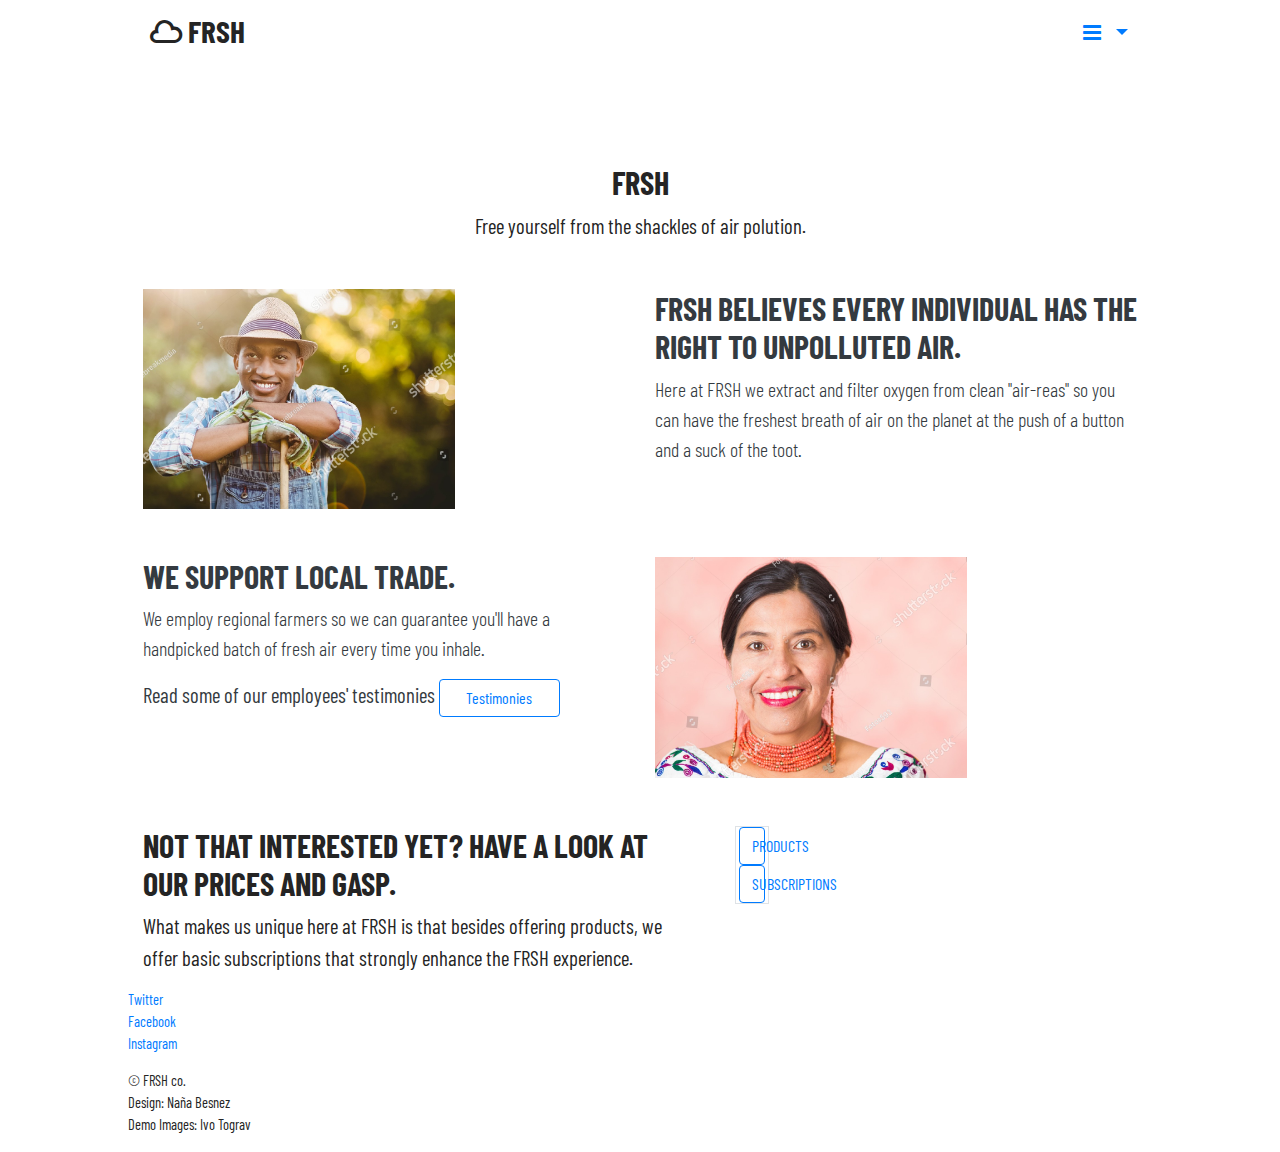
<file: index.html>
<!DOCTYPE html>
<html lang="en">
<head>
    <meta charset="UTF-8">
    <meta name="viewport" content="width=device-width, initial-scale=1">
    <title>Frsh - Take a breather</title>
    <link href="assets/css/reset.css" rel="stylesheet" type="text/css">
    <!-- Bootstrap -->
    <link rel="stylesheet" href="https://stackpath.bootstrapcdn.com/bootstrap/4.4.1/css/bootstrap.min.css" integrity="sha384-Vkoo8x4CGsO3+Hhxv8T/Q5PaXtkKtu6ug5TOeNV6gBiFeWPGFN9MuhOf23Q9Ifjh" crossorigin="anonymous">
    <!-- Font -->
    <link href="https://fonts.googleapis.com/css?family=Barlow+Condensed&display=swap" rel="stylesheet">
    <link href="assets/css/style.css" rel="stylesheet" type="text/css">
    <!-- Don't forget to correctly link your files -->
    <link href="assets/sass/landing.css" rel="stylesheet" type="text/css">
</head>


<body>
<!--page-wrapper keeps everything from stretching too wide-->
<div class="page-wrapper">
    <header>
        <nav class="navbar navbar-expand-lg">
            <a href="index.html"><span class="icon-cloud-1 logo"><strong>FRSH</strong></span></a>
            <ul class="navbar-nav ml-auto">
                <li class="nav-item dropdown">
                    <a class="nav-link dropdown-toggle icon-menu" href="#" id="navbarDropdown" role="button" data-toggle="dropdown" aria-haspopup="true" aria-expanded="false">
                    </a>
                    <div class="dropdown-menu" aria-labelledby="navbarDropdown">
                        <a class="dropdown-item" href="index.html">Home</a>
                        <a class="dropdown-item" href="products.html">Subscriptions</a>
                        <a class="dropdown-item" href="custom.html">Flavours</a>
                        <a class="dropdown-item" href="mission.html">How we work</a>
                    </div>
                </li>
            </ul>
        </nav>
    </header>
    <!--<header>
        <nav class="navbar navbar-toggleable-md">
            <ul class="navbar-nav ml-auto">
                <li class="nav-item">
                    <a aria-controls="navbarSupportedContent" aria-expanded="false" aria-label="Toggle navigation"
                       class="navbar-toggler navbar-toggler-right"
                       data-target="#navbarSupportedContent" data-toggle="collapse" href="#menu"><span>Menu</span></a>
                    <button class="navbar-toggler navbar-toggler-right" type="button" data-toggle="collapse" data-target="#navbarSupportedContent"
                            aria-controls="navbarSupportedContent" aria-expanded="false" aria-label="Toggle navigation">
                        <span class="navbar-toggler-icon"></span>
                    </button>
                    <div class="collapse navbar-collapse" id="navbarSupportedContent">
                        <ul class="navbar-nav ml-auto">
                            <li class="nav-item"><a class="nav-link" href="index.html">Home</a></li>
                            <li class="nav-item"><a class="nav-link" href="products.html">Products</a></li>
                            <li class="nav-item"><a class="nav-link" href="custom.html">Customisation</a></li>
                            <li class="nav-item"><a class="nav-link" href="mission.html">Mission</a></li>
                        </ul>
                    </div>
                </li>
            </ul>
        </nav>
    </header>-->
<main>
    <!--Banner-->
    <section class="banner">
        <div>
            <h2>FRSH</h2>
            <p>Free yourself from the shackles of air polution.</p>
        </div>
    </section>

    <section id="spotlight-1" class="container-fluid w-100">
        <article class="row my-5 d-flex flex-row alternate">
            <div class="col-md-6">
                <img src="images/farmerexuma.jpg" class="img-responsive img-fit" alt="bahamian farmer" width="312">
            </div>
            <div class="col-md-6">
                <div class="text-dark">
                    <h2>FRSH believes every individual has the right to unpolluted air.</h2>
                    <p class="lead">Here at FRSH we extract and filter oxygen from clean <em>"air-reas"</em> so you can have the freshest breath of air on the planet at the push of a button and a suck of the toot. </p>
                </div>
            </div>
        </article>
    </section>

    <section class="container-fluid w-100">
            <article class="row my-5 d-flex flex-row-reverse alternate">
                <div class="col-md-6">
                    <img src="images/farmeramazon.jpg" class="img-responsive img-fit" alt="peruvian farmer" width="312">
                </div>
                <div class="col-md-6">
                    <div class="text-dark">
                        <h2>We support local trade.</h2>
                        <p class="lead">We employ regional farmers so we can guarantee you'll have a handpicked batch of fresh air every time you inhale.</p>
                        <span class="blue">Read some of our employees' testimonies</span>
                        <button type="button" class="btn btn-outline-primary col-md-3"><a href="mission.html">Testimonies</a></button>
                    </div>
                </div>
            </article>
    </section>

    <section id="cta" class="wrapper style4">
        <div class="inner">
            <header class="col">
                <h2>Not that interested yet? Have a look at our prices and gasp.</h2>
                <p>What makes us unique here at FRSH is that besides offering products, we offer basic subscriptions that strongly enhance the FRSH experience.</p>
            </header>
            <br>
            <div class="">
                <ul class="actions stacked border">
                    <li><a href="custom.html"><button href="custom.html" type="button" class="btn btn-outline-primary col-md-3">PRODUCTS</button></a></li>
                    <li><button href="products.html" type="button" class="btn btn-outline-primary col-md-3">SUBSCRIPTIONS</button></li>
                </ul>
            </div>
        </div>
    </section>
</main>

    <footer id="footer">
        <ul class="icons">
            <li><a href="#" class="icon brands fa-twitter"><span class="label">Twitter</span></a></li>
            <li><a href="#" class="icon brands fa-facebook-f"><span class="label">Facebook</span></a></li>
            <li><a href="#" class="icon brands fa-instagram"><span class="label">Instagram</span></a></li>
        </ul>
        <ul class="copyright">
            <li>© FRSH co.</li>
            <li>Design:
                Naña Besnez
            </li>
            <li>Demo Images:
                Ivo Tograv
            </li>
        </ul>
    </footer>

</div>
<!-- Bootstrap js -->
<script src="https://code.jquery.com/jquery-3.3.1.slim.min.js" integrity="sha384-q8i/X+965DzO0rT7abK41JStQIAqVgRVzpbzo5smXKp4YfRvH+8abtTE1Pi6jizo" crossorigin="anonymous"></script>
<script src="https://cdnjs.cloudflare.com/ajax/libs/popper.js/1.14.7/umd/popper.min.js" integrity="sha384-UO2eT0CpHqdSJQ6hJty5KVphtPhzWj9WO1clHTMGa3JDZwrnQq4sF86dIHNDz0W1" crossorigin="anonymous"></script>
<script src="https://stackpath.bootstrapcdn.com/bootstrap/4.3.1/js/bootstrap.min.js" integrity="sha384-JjSmVgyd0p3pXB1rRibZUAYoIIy6OrQ6VrjIEaFf/nJGzIxFDsf4x0xIM+B07jRM" crossorigin="anonymous"></script>
</body>
</html>
</file>
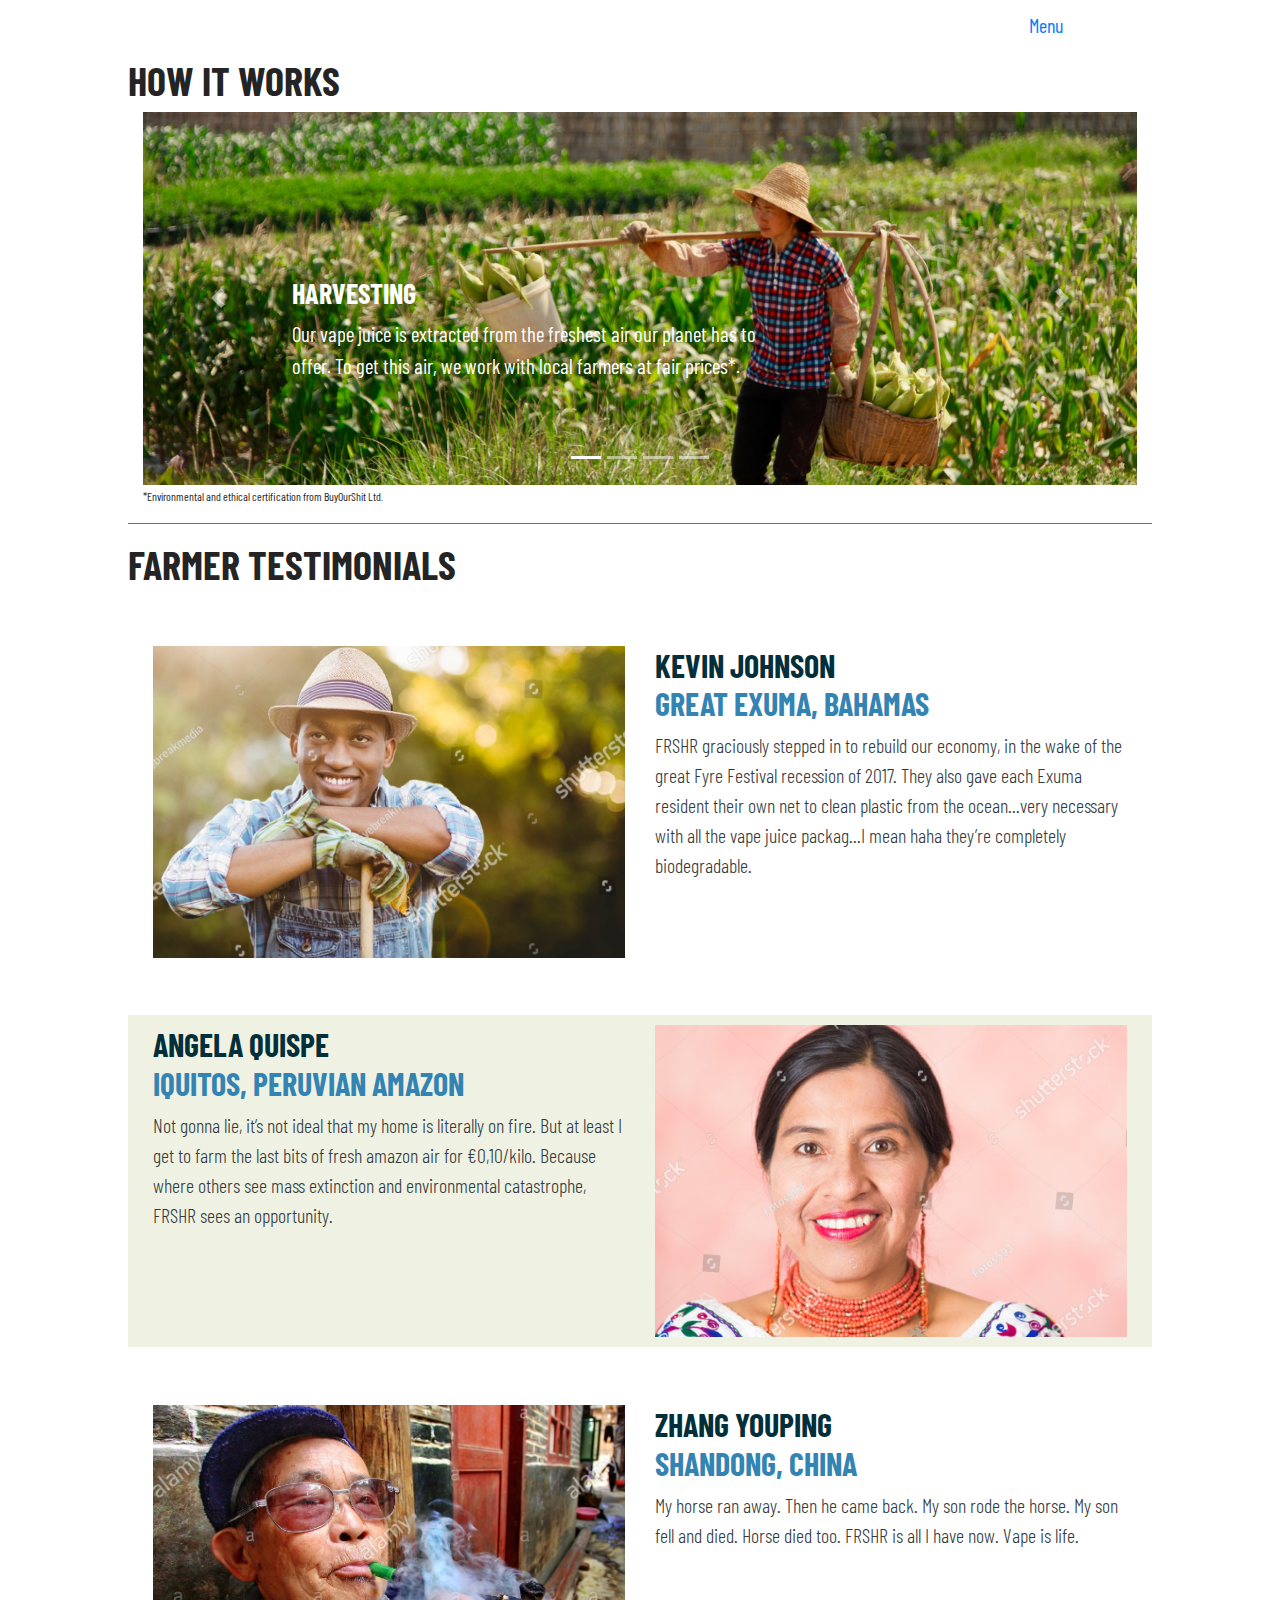
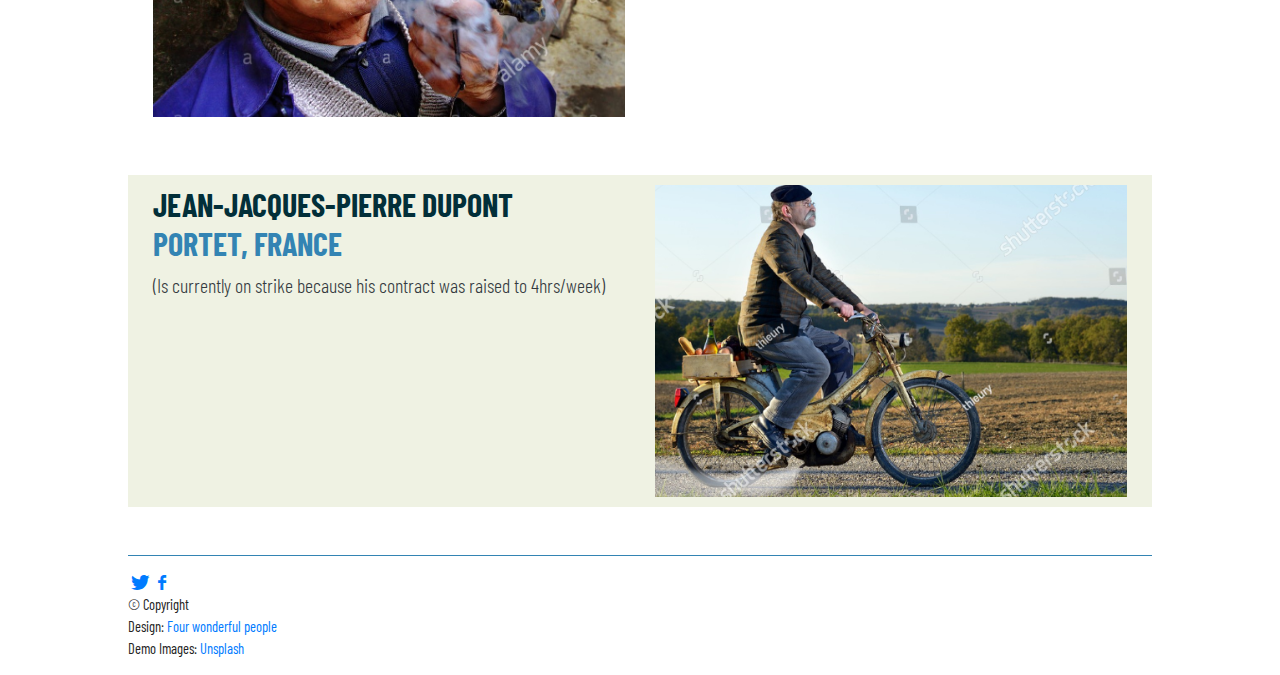
<file: mission.html>
<!doctype html>
<html lang="en">
<head>
    <meta charset="UTF-8">
    <title>Frsh - Breathe easy</title>
    <link href="assets/css/reset.css" rel="stylesheet" type="text/css">
    <!-- Bootstrap -->
    <link rel="stylesheet" href="https://stackpath.bootstrapcdn.com/bootstrap/4.4.1/css/bootstrap.min.css"
          integrity="sha384-Vkoo8x4CGsO3+Hhxv8T/Q5PaXtkKtu6ug5TOeNV6gBiFeWPGFN9MuhOf23Q9Ifjh" crossorigin="anonymous">
    <!-- Font -->
    <link href="https://fonts.googleapis.com/css?family=Barlow+Condensed&display=swap" rel="stylesheet">
    <link href="assets/css/style.css" rel="stylesheet" type="text/css">
    <!-- Don't forget to correctly link your files -->
    <link href="assets/css/mission.css" rel="stylesheet" type="text/css">
</head>
<body>
<!--wrapper prevents layout from being too wide-->
<div class="page-wrapper">
    <header>
        <nav class="navbar navbar-toggleable-md">
            <ul class="navbar-nav ml-auto">
                <li class="nav-item">
                    <a aria-controls="navbarSupportedContent" aria-expanded="false" aria-label="Toggle navigation"
                       class="navbar-toggler navbar-toggler-right"
                       data-target="#navbarSupportedContent" data-toggle="collapse" href="#menu"><span>Menu</span></a>
                    <button class="navbar-toggler navbar-toggler-right" type="button" data-toggle="collapse"
                            data-target="#navbarSupportedContent"
                            aria-controls="navbarSupportedContent" aria-expanded="false" aria-label="Toggle navigation">
                        <span class="navbar-toggler-icon"></span>
                    </button>
                    <div class="collapse navbar-collapse" id="navbarSupportedContent">
                        <ul class="navbar-nav ml-auto">
                            <li class="nav-item"><a class="nav-link" href="index.html">Home</a></li>
                            <li class="nav-item"><a class="nav-link" href="products.html">Products</a></li>
                            <li class="nav-item"><a class="nav-link" href="custom.html">Customisation</a></li>
                            <li class="nav-item"><a class="nav-link" href="mission.html">Mission</a></li>
                        </ul>
                    </div>
                </li>
            </ul>
        </nav>
    </header>
    <header class="major">
        <h1>How it works</h1>
    </header>
    <section id="how" class="wrapper style1 special">
        <div class="container-fluid w-100 m-0">
            <div class="bd-example">
                <div id="carouselExampleCaptions" class="carousel slide" data-ride="carousel">
                    <ol class="carousel-indicators">
                        <li data-target="#carouselExampleCaptions" data-slide-to="0" class="active"></li>
                        <li data-target="#carouselExampleCaptions" data-slide-to="1"></li>
                        <li data-target="#carouselExampleCaptions" data-slide-to="2"></li>
                        <li data-target="#carouselExampleCaptions" data-slide-to="3"></li>
                    </ol>
                    <div class="carousel-inner">
                        <div class="carousel-item active">
                            <img src="images/farmer.jpg" class="d-block w-100 img-responsive" alt="farmer unsplash">
                            <div class="carousel-caption d-none d-md-block text-left mb-5 rounded float-left w-50">
                                <h3>Harvesting</h3>
                                <p>Our vape juice is extracted from the freshest air our planet has to offer. To get
                                    this air, we work with local farmers at fair prices*.</p>
                            </div>
                        </div>
                        <div class="carousel-item">
                            <img src="images/scientist.jpg" class="d-block w-100 img-responsive" alt="scientist unsplash">
                            <div class="carousel-caption d-none d-md-block text-left mb-5 rounded pull-right w-50">
                                <h3>Processing</h3>
                                <p>Our organically* farmed air gets converted to vape juice with science stuff and put
                                    into biodegradable* packaging.</p>
                            </div>
                        </div>
                        <div class="carousel-item">
                            <img src="images/nuclear.jpg" class="d-block w-100 img-responsive" alt="starry night">
                            <div class="carousel-caption d-none d-md-block text-left mb-5 rounded w-50">
                                <h3>Don't worry about this one</h3>
                                <p>After we add our special ingredients™, our products are ready to inhale.</p>
                            </div>
                        </div>
                        <div class="carousel-item">
                            <img src="images/secondwind.jpg" class="d-block w-100 img-responsive" alt="starry night">
                            <div class="carousel-caption d-none d-md-block text-left mb-5 rounded w-50">
                                <h3>Worried about your carbon footprint?</h3>
                                <p>Don't be. All the air that you breathe out will be recycled with our Second Wind™
                                    initiative. </p>
                            </div>
                        </div>
                    </div>
                    <a class="carousel-control-prev" href="#carouselExampleCaptions" role="button" data-slide="prev">
                        <span class="carousel-control-prev-icon" aria-hidden="true"></span>
                        <span class="sr-only">Previous</span>
                    </a>
                    <a class="carousel-control-next" href="#carouselExampleCaptions" role="button" data-slide="next">
                        <span class="carousel-control-next-icon" aria-hidden="true"></span>
                        <span class="sr-only">Next</span>
                    </a>
                </div>
            </div>
            <footer>
                <small>
                    *Environmental and ethical certification from BuyOurShit Ltd.
                </small>
            </footer>
        </div>
        <hr>
    </section>
    <h1>Farmer testimonials</h1>
    <section class="container-fluid w-100">
        <article class="row my-5 d-flex flex-row alternate">
            <div class="col-md-6">
                <img src="images/farmerexuma.jpg" class="img-responsive img-fit" alt="bahamian farmer" width="312">
            </div>
            <div class="col-md-6">
                <div class="text-dark">
                    <h2>Kevin Johnson<br>
                        <span>Great Exuma, Bahamas</span></h2>
                    <p class="lead">FRSHR graciously stepped in to rebuild our economy, in the wake of the great Fyre
                        Festival recession of 2017. They also gave each Exuma resident their own net to clean plastic
                        from the ocean...very
                        necessary with all the vape juice packag...I mean haha they’re completely biodegradable.</p>
                </div>
            </div>
        </article>
        <article class="row my-5 d-flex flex-row-reverse alternate">
            <div class="col-md-6">
                <img src="images/farmeramazon.jpg" class="img-responsive img-fit" alt="amazonian farmer" width="312">
            </div>
            <div class="col-md-6">
                <div class="text-dark">
                    <h2>Angela Quispe<br>
                        <span>Iquitos, Peruvian Amazon</span></h2>
                    <p class="lead">Not gonna lie, it’s not ideal that my home is literally on fire. But at least I get
                        to
                        farm the last bits of fresh amazon air for €0,10/kilo.
                        Because where others see mass extinction and environmental catastrophe, FRSHR sees an
                        opportunity.</p>
                </div>
            </div>
        </article>
        <article class="row my-5 d-flex flex-row alternate">

            <div class="col-md-6">
                <img src="images/farmerchina.jpg" class="img-responsive img-fit" alt="chinese farmer" width="312">
            </div>
            <div class="col-md-6">
                <div class="text-dark">
                    <h2>Zhang Youping<br>
                        <span>Shandong, China</span></h2>
                    <p class="lead">
                        My horse ran away. Then he came back. My son rode the horse. My son fell and died. Horse died
                        too. FRSHR is all I have now. Vape is life.
                    </p>
                </div>
            </div>
        </article>
        <article class="row my-5 d-flex flex-row-reverse alternate">
            <div class="col-md-6">
                <img src="images/farmerfrance.jpg" class="img-fit" alt="french farmer">
            </div>
            <div class="col-md-6">
                <div class="text-dark">
                    <h2>Jean-Jacques-Pierre DuPont<br>
                        <span>Portet, France</span></h2>
                    <p class="lead">(Is currently on strike because his contract was raised to 4hrs/week)</p>
                </div>
            </div>
        </article>
    </section>

    <hr>
    <footer>
        <a href="#" class="icon brands icon-twitter"><span class="label"></span></a>
        <a href="#" class="icon brands icon-facebook"><span class="label"></span></a>
        <ul>
            <li>&copy; Copyright</li>
            <li>Design:
                <a href="#">Four wonderful people</a>
            </li>
            <li>Demo Images:
                <a href="http://unsplash.com">Unsplash</a>
            </li>
        </ul>
    </footer>
</div>
<script src="https://code.jquery.com/jquery-3.3.1.slim.min.js"
        integrity="sha384-q8i/X+965DzO0rT7abK41JStQIAqVgRVzpbzo5smXKp4YfRvH+8abtTE1Pi6jizo"
        crossorigin="anonymous"></script>
<script src="https://cdnjs.cloudflare.com/ajax/libs/popper.js/1.14.7/umd/popper.min.js"
        integrity="sha384-UO2eT0CpHqdSJQ6hJty5KVphtPhzWj9WO1clHTMGa3JDZwrnQq4sF86dIHNDz0W1"
        crossorigin="anonymous"></script>
<script src="https://stackpath.bootstrapcdn.com/bootstrap/4.3.1/js/bootstrap.min.js"
        integrity="sha384-JjSmVgyd0p3pXB1rRibZUAYoIIy6OrQ6VrjIEaFf/nJGzIxFDsf4x0xIM+B07jRM"
        crossorigin="anonymous"></script>
</body>
</html>
</file>
<file: assets/css/style.css>
/* Colour palette */
/* Media queries */
/* Small devices (smartphones) */
/* Small tablets */
/* Medium devices (tablets, 768px and up) */
/* Large devices (Laptops and smaller desktops) */
/* Extra large devices (Desktops 1281 and up) */
/* Links */
/* Colour function */
@import "../css/fontello.css";
/* Colour scheme
  text(=black)
  white
  light-blue
  navy-blue
  light-grey
*/
/* Icon classes
  icon-cloud (cloud with fill)
  icon-cloud-1 (cloud without fill)
  icon-facebook (facebook f)
  icon-twitter (bird)
  icon-menu (three lines)
*/
/* Media queries if need be
  s - small devices
  s2 - Small tablets
  m - Medium devices like tablets
  l - Laptops and smaller desktops
  xl - Desktops
  @media screen and (min-width: 320px) and (max-width: 480px) {
    body {
      background-color:red;
    }
  }
*/
@font-face {
  font-family: Icons, sans-serif;
  src: url("../font/fontello.woff");
}
body, input, select, textarea {
  color: #242424;
  font-size: 1.3em;
}

body .page-wrapper {
  width: 80%;
  margin: auto;
  font-family: "Barlow Condensed", sans-serif;
}
body .page-wrapper .logo {
  font-size: 150%;
  color: #242424;
}
body .page-wrapper hr {
  border-color: #3384B3;
}
body .page-wrapper h1, body .page-wrapper h2, body .page-wrapper h3 {
  font-weight: bold;
  text-transform: uppercase;
}
body .page-wrapper a:link, body .page-wrapper a:active, body .page-wrapper a:visited {
  text-decoration: none;
}
body .page-wrapper footer {
  font-size: 0.7em;
}
body .page-wrapper section i {
  font-style: italic;
}

/*# sourceMappingURL=style.css.map */
</file>
<file: assets/sass/landing.css>
/*html {
  height: 100%;
  overflow: hidden;
}*/
.banner {
  /* box-sizing: border-box;
   min-height: 40vw;
   padding: 30vw 0 5vw;
   width: 100vw;*/
  margin-top: 100px;
  text-align: center;
  height: 100%;
  background-image: url("https://www.seatoskyair.ca/wp-content/uploads/2016/06/cascades.png");

  /*actual parallax shizzle*/
  background-attachment: fixed;
  background-position: center;
  background-repeat: no-repeat;
  background-size: cover;
}

body h1, body h2, body h3 {
  font-weight: bold;
  text-transform: uppercase;
}

body, input, select, textarea {
  color: #242424;
  font-size: 1.3em;
}

#cta .inner {
  display: flex;
  max-width: 45rem;
}

#cta .inner header {
  padding-right: 3em;
  width: 70%;
}

#cta .inner .actions {
  width: 30%;
}

.actions li {
  text-align: center;
}

/*# sourceMappingURL=landing.scss.map */

/*# sourceMappingURL=landing.css.map */
</file>
<file: assets/css/mission.css>
/* Colour palette */
/* Media queries */
/* Small devices (smartphones) */
/* Small tablets */
/* Medium devices (tablets, 768px and up) */
/* Large devices (Laptops and smaller desktops) */
/* Extra large devices (Desktops 1281 and up) */
/* Links */
/* Colour function */
.page-wrapper section .img-fit {
  width: 100%;
  object-fit: cover;
  height: 15em;
}
.page-wrapper section header {
  padding: 1%;
}
.page-wrapper section h2 {
  color: #022f39;
}
.page-wrapper section span {
  color: #3384B3;
}
.page-wrapper section .green {
  color: #2acb66;
}
.page-wrapper section .alternate {
  padding: 1%;
}
.page-wrapper section .alternate:nth-child(even) {
  background-color: #EFF2E3;
}
.page-wrapper section li {
  font-size: 80%;
  margin-top: 1%;
}

#diagram {
  display: flex;
  align-items: center;
  padding: 20px 0;
}
#diagram img {
  display: block;
  margin: auto;
}

/*# sourceMappingURL=mission.css.map */
</file>
